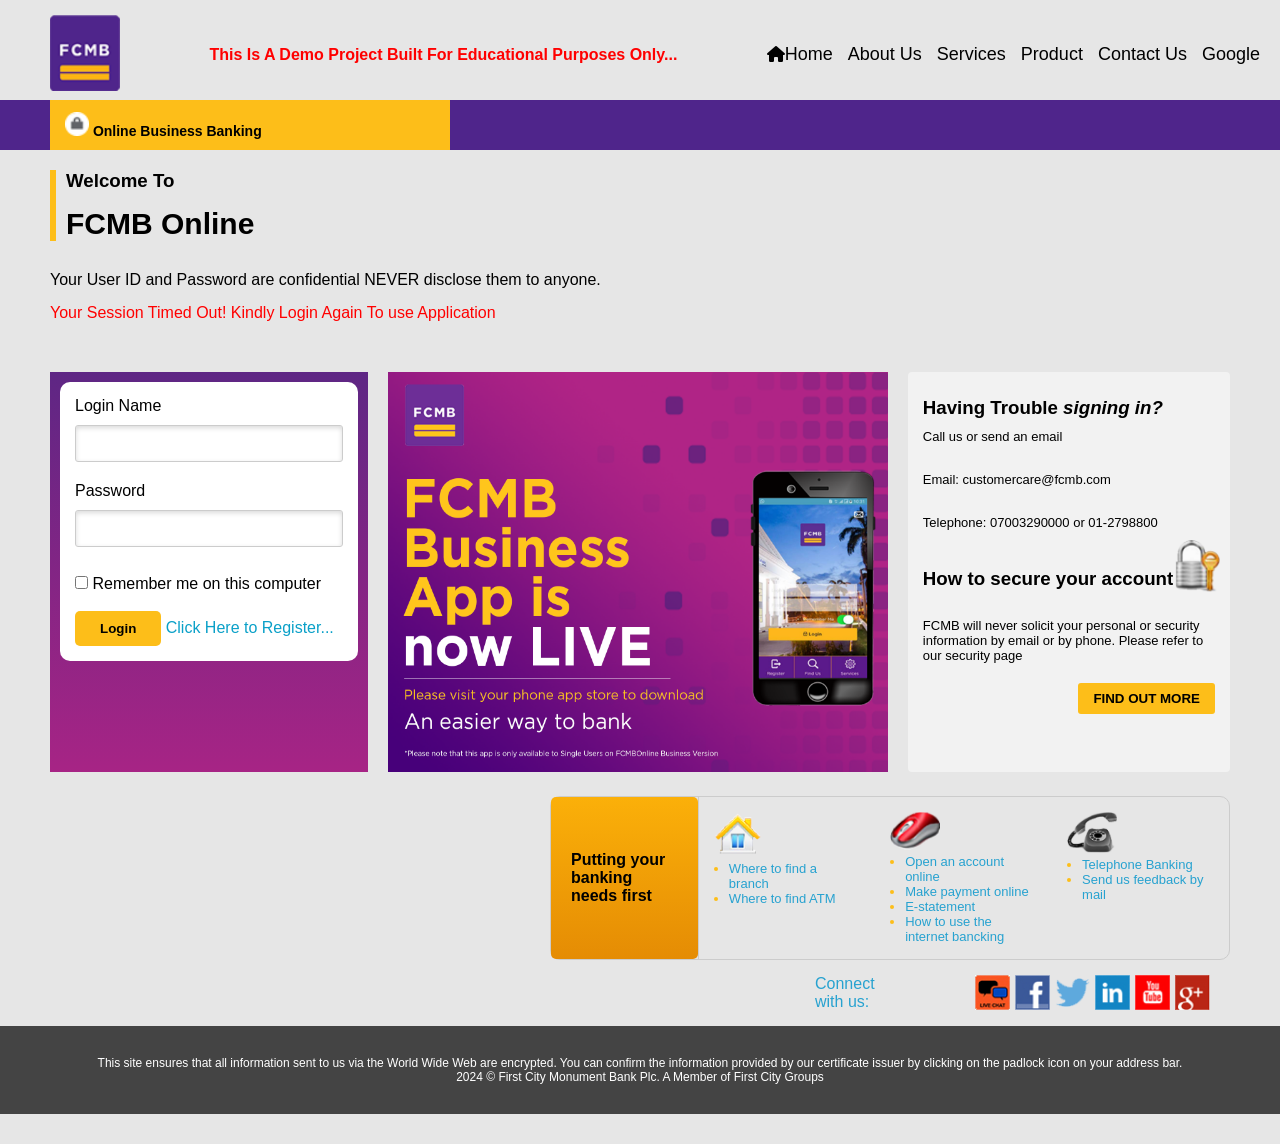
<file: index.html>
<!DOCTYPE html>
<html lang="en">
    <head>
        <meta charset="UTF-8">
        <meta name="viewport" content="width=device-width, initial-scale=1.0">
        <meta name="description" content="FCMB Online Banking">
        <meta name="keywords" content="FCMB, Online Banking, Financial Services">
        <meta name="author" content="CloudNine Technology">
        <meta name="robots" content="index, follow">

        <meta property="og:title" content="FCMB Online Banking">
        <meta property="og:description" content="Access your FCMB account anytime, anywhere with our secure online banking platform.">
        <meta property="og:image" content="images/logo.png">
        <meta property="og:type" content="website">
        <meta property="og:url" content="the link of the project">
        <meta property="card" content="summary_large_image">


        <link rel="icon" type="image/jpg" sizes="32x32" href="images/logo.png">

        <title>FCMB Online Banking | Welcome</title>

        <link rel="stylesheet" type="text/css" href="fcmb.css">

        <link rel="stylesheet"href="https://cdnjs.cloudflare.com/ajax/libs/font-awesome/6.4.0/css/all.min.css"> 

    </head>

    <body>
        
        <div class="container">
            <div class="header">
                <div class="logo">
                    <img src="images/logo.png" alt="FCMB Logo">
                </div>

                <p style="color: red; text-transform: capitalize;"><strong>This is a demo project built for educational purposes only...</strong></p>

                <div class="menu">
                    <ul>
                        <li><i class="fa fa-home" title="Home"></i><a href="index.html">Home</a></li>
                        <li><a href="aboutus.html">About Us</a></li>
                        <li><a href="services.html">Services</a></li>
                        <li><a href="product.html">Product</a></li>
                        <li><a href="contactus.html">Contact Us</a></li>
                        <li><a href="google.html">Google</a></li>
                    </ul>
                </div>
            </div>

            <div class="purpleLine">
                <div class="yellowBar">
                    <p> <img src="images/lock.png" alt="security padlock icon" class="lockIcon">
                        Online Business Banking
                    </p>
                </div>
            </div>

            <div class="welcome">
                <h3>Welcome To</h3>
                <h1>FCMB Online</h1>
            </div>

            <div class="text">
                <p>Your User ID and Password are confidential NEVER disclose them to anyone. </p>
                <p class="red">Your Session Timed Out! Kindly Login Again To use Application</p>
            </div>

            <div class="main">
                <div class="login">
                    <div class="loginForm">
                        <form action="#" method="post">
                            
                            <label for="username">Login Name</label> <br>
                            <input type="text" name="username" required> <br>

                            <label for="password">Password</label> <br>
                            <input type="password" name="password" required> <br>

                            <label class="remember"> <br>
                            <input type="checkbox" name="remember" value="yes"> Remember me on this computer</label> <br> <br>
                        
                            <button type="submit"><strong>Login</strong></button>
                        
                            <a href="#">Click Here to Register...</a>
                        </form>
                    </div>
                </div>
                
                <div class="banner">
                    <img src="images/banner.png" alt="FCMB Mobile Banking Banner">
                </div>
                
                <div class="help">
                    <h3>Having Trouble <em>signing in?</em> </h3>
                    <p>Call us or send an email</p> <br>

                    <p>Email: customercare@fcmb.com</p> <br>
                    <p>Telephone: 07003290000 or 01-2798800 </p> <br> 

                    <h3>How to secure your account</h3> <br> 
                    <p>FCMB will never solicit your personal or security information by email or by phone. 
                        Please refer to our security page
                    </p>

                    <button type="button"><strong>FIND OUT MORE</strong></button>
                
                </div>
            </div>

            <div class="services">
                <div class="serviceBoxYellow">
                    <p>Putting your <br> banking needs first</p>
                </div>

                <div class="serviceBox" id="servicebox">
                    <img src="images/home.png" alt="Branch icon">
                    <ul>
                        <li>Where to find a branch</li>
                        <li>Where to find ATM</li>
                    </ul>
                </div>

                <div class="serviceBox">
                    <img src="images/mouse.png" alt="Online banking icon">
                    <ul>
                        <li>Open an account online</li>
                        <li>Make payment online</li>
                        <li>E-statement</li>
                        <li>How to use the internet bancking</li>
                    </ul>
                </div>

                <div class="serviceBox">
                    <img src="images/phone.png" alt="Telephone banking icon">
                    <ul>
                        <li>Telephone Banking</li>
                        <li>Send us feedback by mail</li>
                    </ul>
                </div>
            </div>

            <div class="socialMedia">
                <p>Connect with us:</p>

                <img src="images/live.jpg" alt="Live email">
                <img src="images/facebook.jpg" alt="Facebook">
                <img src="images/twitter.png" alt="Twitter">
                <img src="images/linkedin.jpg" alt="Linkedin">
                <img src="images/youtube.jpg" alt="Youtube">
                <img src="images/gplus.jpg" alt="Googleplus">
            </div>

            <div class="footer">
                <p>This site ensures that all information sent to us via the World Wide Web are encrypted. 
                    You can confirm the information provided by our certificate issuer by clicking on the padlock icon 
                    on your address bar. <br> 2024 &copy; First City Monument Bank Plc. A Member of First City Groups
                </p>
            </div>

        </div>
    </body>
</html>
</file>
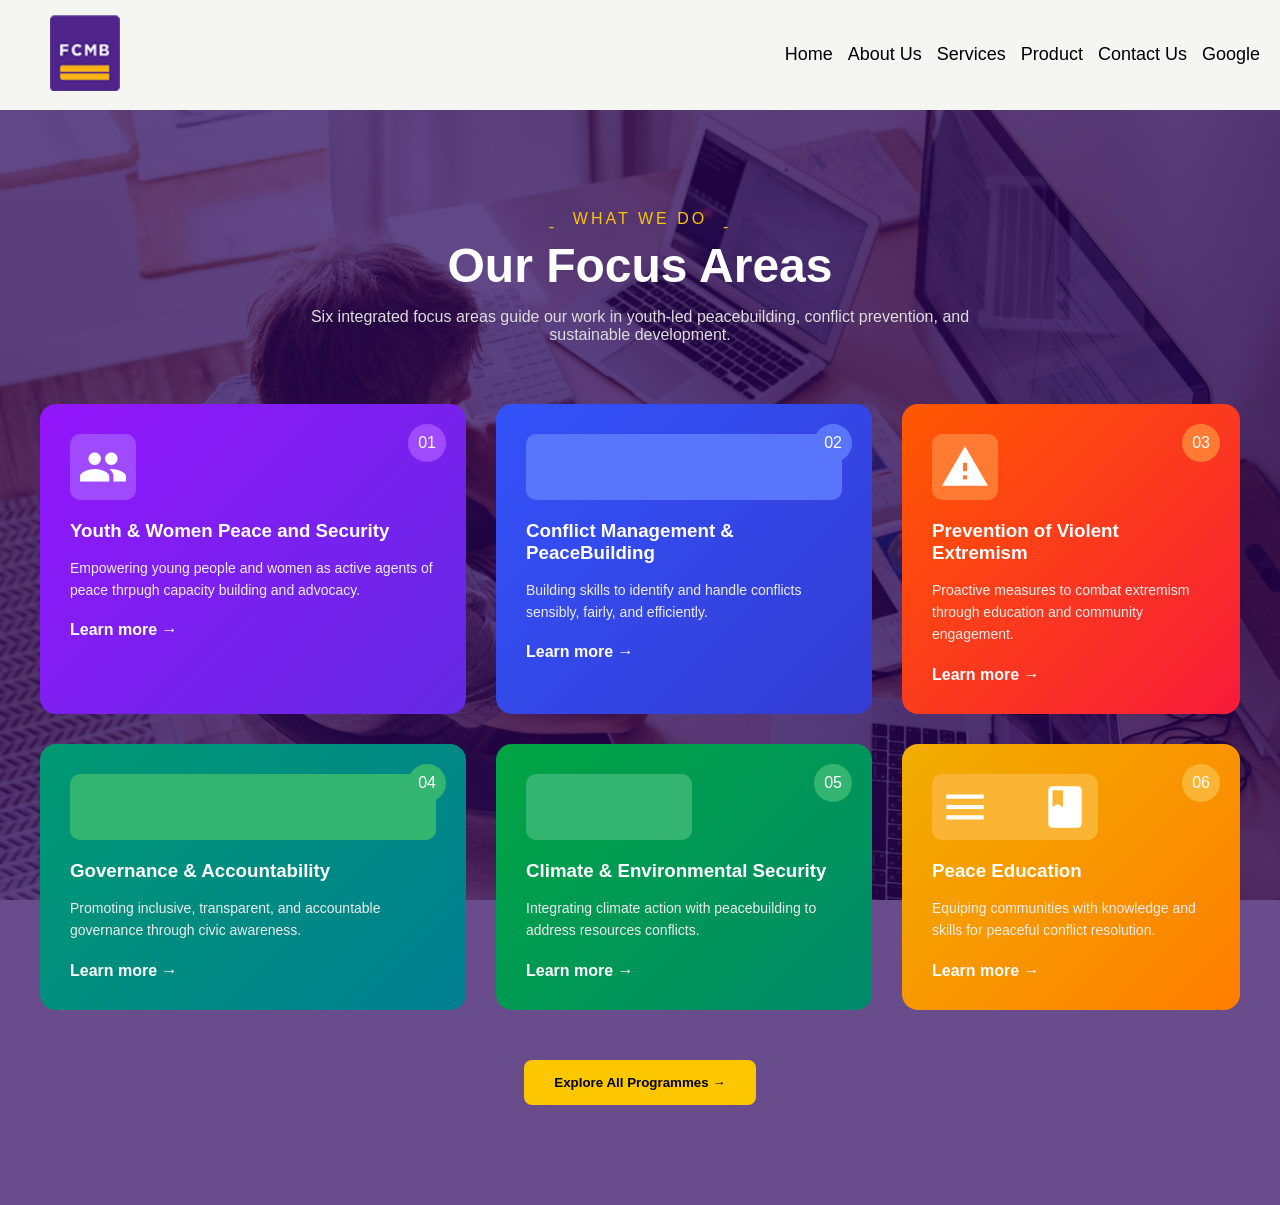
<file: aboutus.html>
<!DOCTYPE html>
<html lang="en">
<head>
    <meta charset="UTF-8">
    <meta name="viewport" content="width=device-width, initial-scale=1.0">
    <title>Focus Section</title>

    <link rel="icon" type="image/jpg" sizes="32x32" href="images/logo.png">

    <link rel="stylesheet" type="text/css" href="aboutus.css">

    <link href="https://fonts.googleapis.com/icon?family=Material+Icons" rel="stylesheet">
</head>
<body>
        <header>
            <div class="container">
                <div class="header">
                    <div class="logo">
                        <img src="images/logo.png" alt="FCMB Logo">
                    </div>

                    <div class="menu">
                        <ul>
                            <li><a href="index.html">Home</a></li>
                            <li><a href="aboutus.html">About Us</a></li>
                            <li><a href="services.html">Services</a></li>
                            <li><a href="product.html">Product</a></li>
                            <li><a href="contactus.html">Contact Us</a></li>
                            <li><a href="google.html">Google</a></li>
                        </ul>
                    </div>
                </div>
            </div>
        </header>

        <section class="focusSection">
            <div class="overlay"></div>

            <div class="containerBox">
                <p class="subtitle"><span class="line">-</span>WHAT WE DO <span class="line">-</span></p>
                <h1>Our Focus Areas</h1>

                <p class="description">
                    Six integrated focus areas guide our work in youth-led peacebuilding, conflict prevention,
                    and sustainable development.
                </p>

                <div class="cards">
                    <div class="cardPurple">
                        <span><i class="material-icons">group</i></span>
                        <span class="number" id="one">01</span>

                        <h3>Youth & Women Peace and Security</h3>

                        <p>
                            Empowering young people and women as active agents of peace thrpugh capacity building
                            and advocacy. 
                        </p>

                        <a href="#">Learn more <span class="arrow">&rarr;</span></a>
                    </div>

                    <div class="cardBlue">
                        <span><i class="material-icons">shield</i></span>
                        <span class="number" id="two">02</span>

                        <h3>Conflict Management & PeaceBuilding</h3>

                        <p>
                            Building skills to identify and handle conflicts sensibly, fairly, and efficiently.
                        </p>

                        <a href="#">Learn more <span class="arrow">&rarr;</span></a>
                    </div>

                    <div class="cardRed">
                        <span><i class="material-icons">warning</i></span>
                        <span class="number" id="three">03</span>

                        <h3>Prevention of Violent Extremism</h3>

                        <p>
                            Proactive measures to combat extremism through education and community engagement.
                        </p>

                        <a href="#">Learn more <span class="arrow">&rarr;</span></a>
                    </div>

                    <div class="cardTeal">
                        <span><i class="material-icons">balance</i></span>
                        <span class="number" id="four">04</span>

                        <h3>Governance & Accountability</h3>

                        <p>
                            Promoting inclusive, transparent, and accountable governance through civic awareness.
                        </p>

                        <a href="#">Learn more <span class="arrow">&rarr;</span></a>
                    </div>

                    <div class="cardGreen">
                        <span><i class="material-icons">eco</i></span>
                        <span class="number" id="five">05</span>

                        <h3>Climate & Environmental Security</h3>

                        <p>
                            Integrating climate action with peacebuilding to address resources conflicts.
                        </p>

                        <a href="#">Learn more <span class="arrow">&rarr;</span></a>
                    </div>

                    <div class="cardYellow">
                        <span><i class="material-icons">menu_book</i></span>
                        <span class="number" id="six">06</span>

                        <h3>Peace Education</h3>

                        <p>
                            Equiping communities with knowledge and skills for peaceful conflict resolution.
                        </p>

                        <a href="#">Learn more <span class="arrow">&rarr;</span></a>
                    </div>
                </div>

                <button class="btn">Explore All Programmes <span class="arrow">&rarr;</span></button>
            </div>
        </section>
    </body>
</html>
</file>
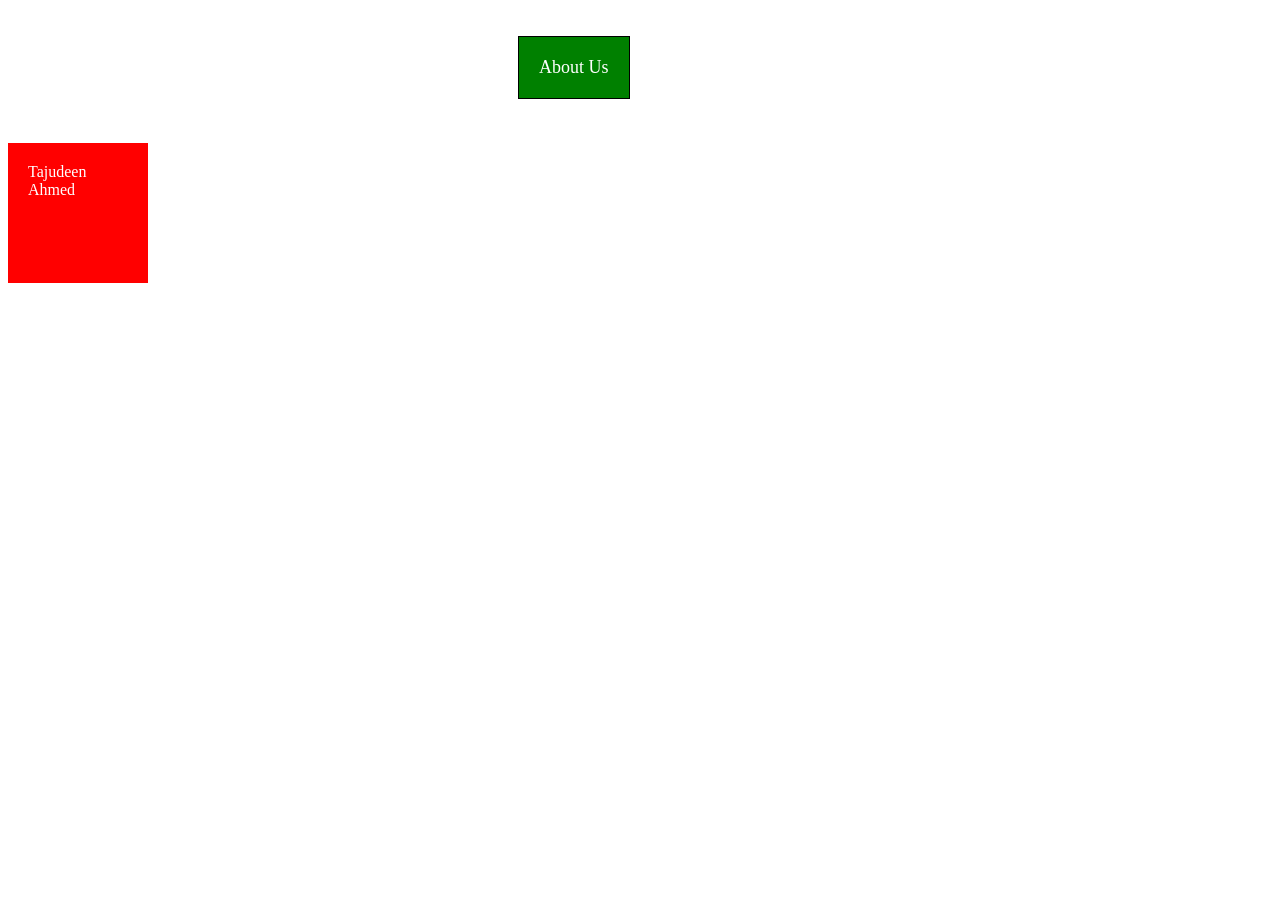
<file: dropdown.html>
<!DOCTYPE html>
<html lang="en">
<head>
    <meta charset="UTF-8">
    <meta name="viewport" content="width=device-width, initial-scale=1.0">
    <title>Dropdown</title>

    <link rel="stylesheet" href="dropdown.css">

</head>
<body>
    <div class="dropdown">
        <p>About Us</p>
        
        <div class="dropdownContent">
            <a href="#">Our Vission</a>
            <a href="#">Our Mission</a>
            <a href="#">Our Team</a>
        </div>
    </div>

    <p class="me">Tajudeen Ahmed</p>
</body>
</html>
</file>
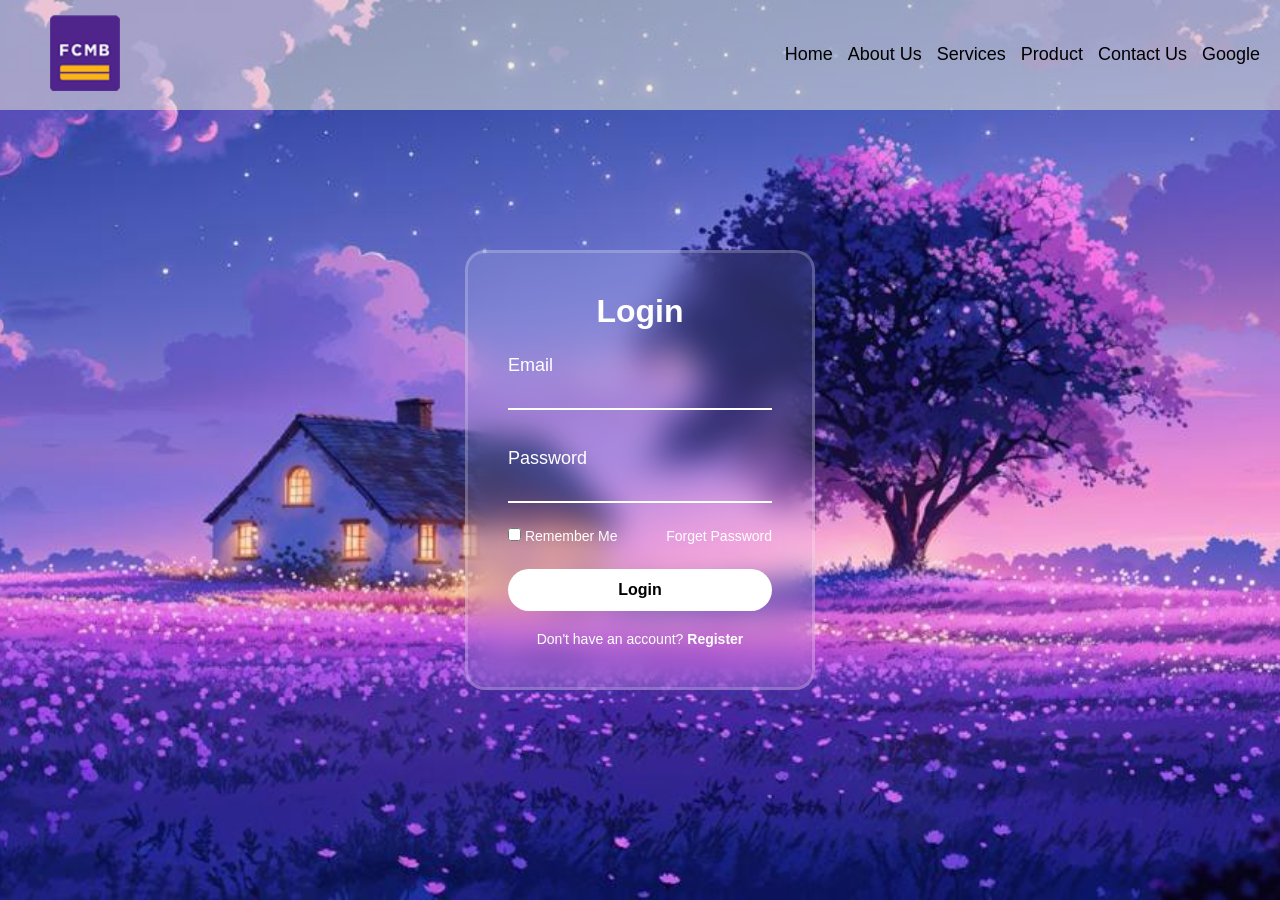
<file: product.html>
<!DOCTYPE html>
<html lang="en">
<head>
    <meta charset="UTF-8">
    <meta name="viewport" content="width=device-width, initial-scale=1.0">
    <title>Our Products</title>

    <link rel="icon" type="image/jpg" sizes="32x32" href="images/logo.png">

    <link rel="stylesheet" type="text/css" href="product.css">
</head>
<body>

        <header>
            <div class="container">
                <div class="header">
                    <div class="logo">
                        <img src="images/logo.png" alt="FCMB Logo">
                    </div>

                    <div class="menu">
                        <ul>
                            <li><a href="index.html">Home</a></li>
                            <li><a href="aboutus.html">About Us</a></li>
                            <li><a href="services.html">Services</a></li>
                            <li><a href="product.html">Product</a></li>
                            <li><a href="contactus.html">Contact Us</a></li>
                            <li><a href="google.html">Google</a></li>
                        </ul>
                    </div>
                </div>
            </div>
        </header>

        <div class="formContainer">
            <form class="loginBox" action="#" method="post">
                <h1>Login</h1>

                <div class="inputBox">
                    <input type="email" name="email" required>
                    <label for="email">Email</label>
                </div> <br>

                <div class="inputBox">
                    <input type="password" name="password" required>
                    <label for="password">Password</label>
                </div>

                <div class="option">
                    <label for="checkbox" class="remember">
                        <input type="checkbox">
                        Remember Me
                    </label>

                    <a href="#">Forget Password</a>

                </div>
                
                <button class="loginBtn">Login</button>
                    
                    <p class="register">
                        Don't have an account? <a href="#">Register</a>
                    </p>
            </form>
        </div>
    </body>
</html>
</file>
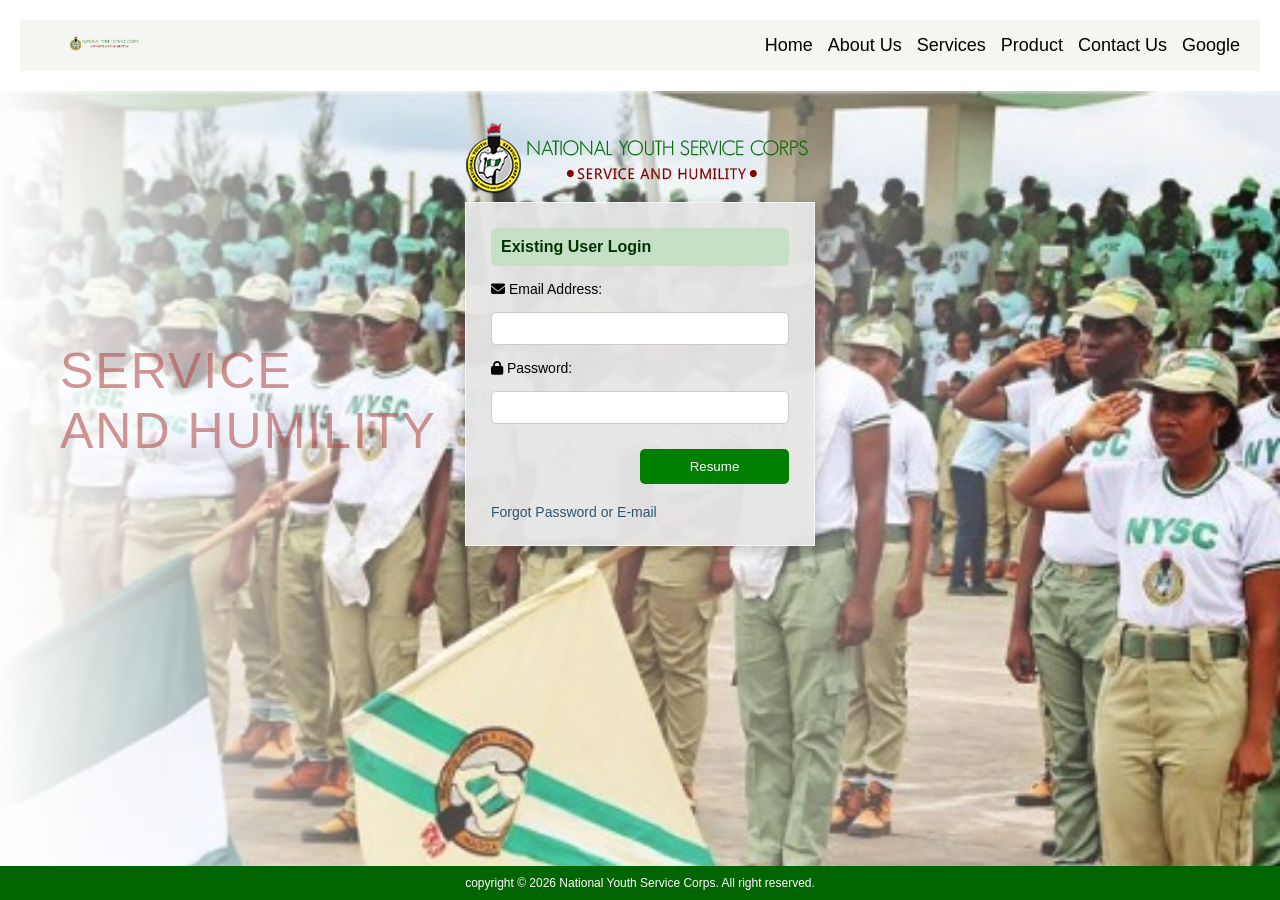
<file: services.html>
<!DOCTYPE html>
<html lang="en">
    <head>
        <meta charset="UTF-8">
        <meta name="viewport" content="width=device-width, initial-scale=1.0">
        <title>National Youth Service Corps</title>

        <link rel="icon" type="image/jpg" sizes="32x32" href="images/nysc.png">

        <link rel="stylesheet" type="text/css" href="service.css">

        <link rel="stylesheet"href="https://cdnjs.cloudflare.com/ajax/libs/font-awesome/6.4.0/css/all.min.css">
    </head>
    
    <body>
        <header>
            <div class="container">
                <div class="header">
                    <div class="logo">
                        <img src="images/banner1.png" alt="Logo">
                    </div>

                    <div class="menu">
                        <ul>
                            <li><a href="index.html">Home</a></li>
                            <li><a href="aboutus.html">About Us</a></li>
                            <li><a href="services.html">Services</a></li>
                            <li><a href="product.html">Product</a></li>
                            <li><a href="contactus.html">Contact Us</a></li>
                            <li><a href="google.html">Google</a></li>
                        </ul>
                    </div>
                </div>
            </div>
        </header>

        <div class="hero">

            <div class="slide1">
                <div class="overlay"></div>
                <div class="sideText">
                    NYSC <br> INTEGRATED <br> SYSTEM
                </div>
            </div>

            <div class="slide2">
                <div class="overlay"></div>
                <div class="sideText">
                    SERVICE <br> AND HUMILITY
                </div>
            </div>
        </div>

        <div class="top">
            <img src="images/banner1.png" alt="logo">
            
            <div class="loginBox">
                <div class="title">Existing User Login</div>

                <form>
                    <label><i class="fa-solid fa-envelope"></i> Email Address:</label>
                    <input type="email" required>

                    <label><i class="fa-solid fa-lock"></i> Password:</label>
                    <input type="password" required>

                    <button type="submit">Resume</button>
                </form>

                <a href="#">Forgot Password or E-mail</a>
            </div>
        </div>

        <footer class="footer">
            copyright &copy; 2026 National Youth Service Corps. All right reserved.
        </footer>

    </body>
</html>
</file>
<file: fcmb.css>
* {
    margin: 0;
    padding: 0;
    box-sizing: border-box;
    font-family: Arial, Helvetica, sans-serif;
}
body {
    background: #e6e6e6;
}

.container {
    width: 100%;
    margin: auto;
}

.header {
    display: flex;
    justify-content: space-between;
    align-items: center;
    padding: 15px 0;
}

.logo img {
    width: 70px;
    margin-left: 50px;
}

.menu ul {
    list-style: none;
    display: flex;
    gap: 15px;
    margin-right: 20px;
}

.menu a {
    text-decoration: none;
    color: black;
    font-size: 18px;
}

.menu a:link {
    text-decoration: none;
    color: black;
    font-size: 18px;
}

.menu a:visited {
    color: #666;
}

.menu a:hover {
    color: #4F258B;
    border-bottom: 2px solid purple;
}

.menu a:active {
    color: #FDBE19;
}

.purpleLine {
    height: 50px;
    background: #4F258B;
    display: flex;
    align-items: center;
    margin-top: -10px;
}

.yellowBar {
    background: #FDBE19;
    padding: 5px 15px;
    margin-left: 50px;
    height: 50px;
    width: 400px;
}

.yellowBar p {
    font-size: 14px;
    font-weight: bold;
    margin-top: 7px;
}

.lockIcon {
    width: 24px;
}

.welcome {
    margin: 50px;
    margin-top: 20px;
    border-left: 6px solid #FDBE19;
    padding: 0px 10px;
}

.welcome h3 {
    margin-bottom: 15px;
}

.welcome h1 {
    font-size: 30px;
}

.text {
    margin: 50px;
    margin-top: -20px;
}

.red {
    margin-top: 15px;
    color: red;
}

.main {
    display: flex;
    gap: 20px;
    margin: 50px;
}

.login {
    background: linear-gradient(#5E2684, #A72485);
    padding: 10px;
    width: 550px;
    height: 400px;
}

.loginForm {
    background: white;
    padding: 15px;
    border-radius: 10px;
    margin-bottom: 80px;
}

.loginForm label {
    font-weight: 500;
}

.loginForm input[type="text"],
.loginForm input[type="password"] {
    width: 100%;
    padding: 10px;
    margin: 10px 0;
    border-radius: 3px;
    border: 1px solid #ccc;
    box-shadow: inset 0 2px 5px rgba(0, 0, 0, 0.15);
}

.loginForm input[type="text"] {
    margin-bottom: 20px;
}

.loginForm button {
    background: #FDBE19;
    border: none;
    padding: 10px 25px;
    cursor: pointer;
    border-radius: 5px;
}

.loginForm button:hover {
    color: white;
}

.loginForm a {
    text-decoration: none;
    color: #0aa0c8;
}

.banner img {
    width: 500px;
    height: 400px;
}

.help {
    background: #f2f2f2;
    padding: 15px;
    border-radius: 4px;
    width: 550px;
    height: 400px;
    background-image: url("images/pad.png");
    background-repeat: no-repeat;
    background-position: right 10px bottom 180px;
    background-size: 45px;
}

.help h3 {
    margin-top: 10px;
    margin-bottom: 10px;
}

.help p {
    margin-bottom: 10px;
    font-size: 13px;
}

.help button {
    margin-top: 10px;
    background: #FDBE19;
    border: none;
    border-radius: 3px;
    padding: 8px 15px;
    cursor: pointer;
    float: right;
}

.help button:hover {
    color: white;
}

.services {
    margin-top: -30px;
    display: flex;
    border: 1px solid #ccc;
    margin-left: 550px;
    margin-right: 50px;
    border-radius: 10px;
    padding-left: 100px;
}

.serviceBoxYellow {
    background: linear-gradient(#FBB009, #E58C04);
    padding: 20px;
    width: 200px;
    display: flex;
    align-items: center;
    font-weight: bold;
    border-radius: 5px;
    margin-left: -100px;
}

.serviceBox {
    padding: 15px;
    width: 250px;
}

#servicebox {
    border-left: 1px solid #ccc;
}

.serviceBox img {
    width: 50px;
    margin-bottom: 10px;
}

.serviceBox ul {
    margin-left: 15px;
    font-size: 13px;
    color: #27A2D0;
    margin-top: -10px;
    cursor: pointer;
}

.serviceBox ul li::marker {
    color: #FDBE19;
}

.socialMedia {
    display: flex;
    align-items: center;
    padding: 15px;
    margin-left: 800px;
    margin-right: 90px;
}

.socialMedia p {
    margin-right: 100px;
    color: #27A2D0;
}

.socialMedia img {
    width: 35px;
    margin-right: 5px;
}

.footer {
    background: #444;
    color: white;
    font-size: 12px;
    text-align: center;
    padding: 30px;
    margin-bottom: 30px;
}
</file>
<file: aboutus.css>
* {
    margin: 0;
    padding: 0;
    box-sizing: border-box;
    font-family: Arial, Helvetica, sans-serif;
}

body {
    color: white;
}

.container {
    width: 100%;
    margin: auto;
}

.header {
    display: flex;
    justify-content: space-between;
    align-items: center;
    padding: 15px 0;
    background-color: rgba(241, 241, 235, 0.685);
}

.logo img {
    width: 70px;
    margin-left: 50px;
}

.menu ul {
    list-style: none;
    display: flex;
    gap: 15px;
    margin-right: 20px;
}

.menu a {
    text-decoration: none;
    color: black;
    font-size: 18px;
}

.menu a:link {
    text-decoration: none;
    color: black;
    font-size: 18px;
}

.menu a:visited {
    color: #666;
}

.menu a:hover {
    color: #4F258B;
    border-bottom: 2px solid purple;
}

.menu a:active {
    color: #FDBE19;
}

.focusSection {
    position: relative;
    background: url("images/bg.jpg") center/cover;
    background-repeat: no-repeat;
    background-attachment: fixed;
    padding: 100px 0;
}

.overlay {
    position: absolute;
    top: 0;
    left: 0;
    width: 100%;
    height: 100%;
    background: rgba(40, 0, 90, 0.7);
    z-index: 0;
}

.containerBox {
    width: 1200px;
    margin: auto;
    text-align: center;
    position: relative;
    z-index: 1;
}

.subtitle {
    color: #FCC30B;
    letter-spacing: 3px;
    margin-bottom: 10px;
    display: flex;
    align-items: center;
    justify-content: center;
    gap: 15px;
}

.line {
    width: 10px;
    height: 2px;
}

/* .subtitle::before,
.subtitle::after {
    content: "";
    width: 40px;
    height: 5px;
    background: #FCC30B;
    display: block;
} */

h1 {
    font-size: 48px;
    margin-bottom: 15px;
}


.description {
    max-width: 700px;
    margin: auto;
    margin-bottom: 60px;
    color: #ddd;
}

.cards {
    display: grid;
    grid-template-columns:repeat(3,1fr);
    gap: 30px;
}

/* Purple card  */

.cardPurple {
    padding: 30px;
    border-radius: 16px;
    text-align: left;
    position: relative;
    min-height: 250px;
    transition: 0.3s;
    background: linear-gradient(135deg, #9316FB, #632AE4);
    cursor: pointer;
}

.cardPurple h3 {
    margin-bottom: 15px;
}

.cardPurple p {
    font-size: 14px;
    line-height: 1.6;
    margin-bottom: 20px;
    color: #eee;
}

.cardPurple a {
    color: white;
    text-decoration: none;
    font-weight: bold;
}

.cardPurple i {
    background: #9F4BFD;
}

#one {
    background: #9F4BFD;
}

.cardPurple:hover {
    transform: scale(1.04);
}

.cardPurple:hover .arrow {
    transform: translateX(10px);
}


/* Blue card  */

.cardBlue {
    padding: 30px;
    border-radius: 16px;
    text-align: left;
    position: relative;
    min-height: 250px;
    transition: 0.3s;
    background: linear-gradient(135deg, #3352FA, #343CD3);
    cursor: pointer;
}

.cardBlue h3 {
    margin-bottom: 15px;
}

.cardBlue p {
    font-size: 14px;
    line-height: 1.6;
    margin-bottom: 20px;
    color: #eee;
}

.cardBlue a {
    color: white;
    text-decoration: none;
    font-weight: bold;
}

.cardBlue i {
    background: #5976FB;
}

#two {
    background: #5976FB;
}

.cardBlue:hover {
    transform: scale(1.04);
}

.cardBlue:hover .arrow {
    transform: translateX(10px);
}


/* Red Card  */

.cardRed {
    padding: 30px;
    border-radius: 16px;
    text-align: left;
    position: relative;
    min-height: 250px;
    transition: 0.3s;
    background: linear-gradient(135deg, #FF5900, #F71B3A);
    cursor: pointer;
}

.cardRed h3 {
    margin-bottom: 15px;
}

.cardRed p {
    font-size: 14px;
    line-height: 1.6;
    margin-bottom: 20px;
    color: #eee;
}

.cardRed a {
    color: white;
    text-decoration: none;
    font-weight: bold;
}

.cardRed i {
    background: #FF7A33;
}

#three {
    background: #FF7A33;
}
.cardRed:hover {
    transform: scale(1.04);
}

.cardRed:hover .arrow {
    transform: translateX(10px);
}


/* Teal card  */

.cardTeal {
    padding: 30px;
    border-radius: 16px;
    text-align: left;
    position: relative;
    min-height: 250px;
    transition: 0.3s;
    background: linear-gradient(135deg, #009971, #007F92);
    cursor: pointer;
}

.cardTeal h3 {
    margin-bottom: 15px;
}

.cardTeal p {
    font-size: 14px;
    line-height: 1.6;
    margin-bottom: 20px;
    color: #eee;
}

.cardTeal a {
    color: white;
    text-decoration: none;
    font-weight: bold;
}

.cardTeal i {
    background: #33B471;
}

#four {
    background: #33B471;
}

.cardTeal:hover {
    transform: scale(1.04);
}

.cardTeal:hover .arrow {
    transform: translateX(10px);
}


/* Green Card  */

.cardGreen {
    padding: 30px;
    border-radius: 16px;
    text-align: left;
    position: relative;
    min-height: 250px;
    transition: 0.3s;
    background: linear-gradient(135deg, #00A542, #008A6B);
    cursor: pointer;
}

.cardGreen h3 {
    margin-bottom: 15px;
}

.cardGreen p {
    font-size: 14px;
    line-height: 1.6;
    margin-bottom: 20px;
    color: #eee;
}

.cardGreen a {
    color: white;
    text-decoration: none;
    font-weight: bold;
}

.cardGreen i {
    background: #33B571;
}

#five {
    background: #33B571;
}

.cardGreen:hover {
    transform: scale(1.04);
}

.cardGreen:hover .arrow {
    transform: translateX(10px);
}


/* Yellow card  */

.cardYellow {
    padding: 30px;
    border-radius: 16px;
    text-align: left;
    position: relative;
    min-height: 250px;
    transition: 0.3s;
    background: linear-gradient(135deg, #F1AE00, #FF7E00);
    cursor: pointer;
}

.cardYellow h3 {
    margin-bottom: 15px;
}

.cardYellow p {
    font-size: 14px;
    line-height: 1.6;
    margin-bottom: 20px;
    color: #eee;
}

.cardYellow a {
    color: white;
    text-decoration: none;
    font-weight: bold;
}

.cardYellow i {
    background: #FBB433;
}

#six {
    background: #FBB433;
}

.cardYellow:hover {
    transform: scale(1.04);
}

.cardYellow:hover .arrow {
    transform: translateX(10px);
}

.material-icons {
    margin-bottom: 20px;
    font-size: 50px !important;
    padding: 8px;
    border-radius: 10px;
}

.number {
    position: absolute;
    top: 20px;
    right: 20px;
    border-radius: 50%;
    padding: 10px;
}

/* Explore BTN  */

.btn {
    margin-top: 50px;
    padding: 15px 30px;
    border: none;
    border-radius: 8px;
    background: #FDC700;
    color: black;
    font-weight: bold;
    cursor: pointer;
}

.arrow {
    display: inline-block;
    transition: 0.3s;
}

.btn:hover .arrow {
    transform: translateX(10px);
}
</file>
<file: dropdown.css>
.dropdown {
        position: relative;
        display: inline-block;
        padding: 10px;
        left: 500px;
        
}

.dropdown p {
        background: green;
        border: 1px solid black;
        color: white;
        padding: 20px;
        font-size: 18px;
        font-weight: 400;
        text-align: center;
        cursor: pointer;
        animation-name: display;
        animation-duration: 10s;
        animation-timing-function: ease;
        animation-iteration-count: infinite;
}

.dropdown a {
        display: inline-block;
        text-decoration: none;
        padding: 10px;
}

.dropdownContent {
        display: none;
        position: absolute;
}

.dropdown:hover .dropdownContent {
        display: block;
}


@keyframes display {
        0% {
            background: yellow;
            color: white;
        }

        25% {
            background: blue;
            color: white;
        }

        50% {
            background: red;
            color: white;
        }

        75% {
            background: green;
            color: white;
        }

        100% {
            background: purple;
            color: white;
        }

}

.me {
    background: red;
    color: white;
    width: 100px;
    height: 100px;
    padding: 20px;
    transition: width 2s ease 1s, height 2s, border-radius 2s;
}

.me:hover {
    width: 500px;
    height: 300px;
    border-radius: 50px;
}
</file>
<file: product.css>
* {
    margin: 0;
    padding: 0;
    box-sizing: border-box;
    font-family: Arial, Helvetica, sans-serif;
}

body {
    min-height: 100vh;

    background-image: url("images/background.jpeg");
    background-size: cover;
    background-position: center;
}
.container {
    width: 100%;
    margin: auto;
}

.header {
    display: flex;
    justify-content: space-between;
    align-items: center;
    padding: 15px 0;
    background: rgba(245, 245, 220, 0.502);
}

.logo img {
    width: 70px;
    margin-left: 50px;
}

.menu ul {
    list-style: none;
    display: flex;
    gap: 15px;
    margin-right: 20px;
}

.menu a {
    text-decoration: none;
    color: black;
    font-size: 18px;
}

.menu a:link {
    text-decoration: none;
    color: black;
    font-size: 18px;
}

.menu a:visited {
    color: #666;
}

.menu a:hover {
    color: #4F258B;
    border-bottom: 2px solid purple;
}

.menu a:active {
    color: #FDBE19;
}



.formContainer {
    display: flex;
    justify-content: center;
    align-items: center;

    width: 100%;
    min-height: 80vh;
}


.loginBox {
    width: 350px;
    padding: 40px;

    background: rgba(255, 255, 255, 0.1);
    border-radius: 20px;

    -webkit-backdrop-filter: blur(15px);
    backdrop-filter:blur(15px);

    border: 3px solid rgba(255, 255, 255, 0.2);

    color: white;
    text-align: center;
}

.loginBox h1 {
    margin-bottom: 30px;
}

.inputBox {
    position: relative;
    margin-bottom: 25px;
}

.inputBox input {
    width: 100%;
    padding: 15px 0;

    background: transparent;
    border: none;
    border-bottom: 2px solid white;

    outline: none;
    color: white;
    font-size: 16px;
}

.inputBox label {
    position: absolute;
    top: -5px;
    left: 0;
    font-size: 18px;
    color: white;
}

.option {
    display: flex;
    justify-content: space-between;
    align-items: center;
    font-size: 14px;
    font-weight: 500;
    margin-bottom: 25px;
}

.option a {
    color: white;
    text-decoration: none;
}

.loginBtn {
    width: 100%;
    padding: 12px;

    background: white;
    color: black;

    border: none;
    border-radius: 30px;

    font-size: 16px;
    font-weight: bold;
    cursor: pointer;
}

.register{
    margin-top: 20px;
    font-size: 14px;
}

.register a {
    color: white;
    text-decoration: none;
    font-weight: bold;
}
</file>
<file: service.css>
* {
    margin: 0;
    padding: 0;
    box-sizing: border-box;
    font-family: Arial, Helvetica, sans-serif;
}

body {
    height: 100vh;
}

.container {
    width: 100%;
    margin: auto;
    padding: 20px;
}

.header {
    display: flex;
    justify-content: space-between;
    align-items: center;
    padding: 15px 0;
    background-color: rgba(241, 241, 235, 0.685);
}

.logo img {
    width: 70px;
    margin-left: 50px;
}

.menu ul {
    list-style: none;
    display: flex;
    gap: 15px;
    margin-right: 20px;
}

.menu a {
    text-decoration: none;
    color: black;
    font-size: 18px;
}

.menu a:link {
    text-decoration: none;
    color: black;
    font-size: 18px;
}

.menu a:visited {
    color: #666;
}

.menu a:hover {
    color: #4F258B;
    border-bottom: 2px solid purple;
}

.menu a:active {
    color: #FDBE19;
}

.hero {
    position: fixed;
    width: 100%;
    height: 100%;
}

.slide1 {
    position: absolute;
    width: 100%;
    height: 100%;
    background: url("images/bgImage1.jpeg") no-repeat center/cover;
    animation: fade1 12s ease-in-out, infinite;
}

.slide2 {
    position: absolute;
    width: 100%;
    height: 100%;
    background: url("images/bgimage2.jpeg") no-repeat center/cover;
    animation: fade2 12s infinite;
}

/* Animation  */
@keyframes fade1 {
    0% { opacity: 1; }
    45% { opacity: 1; }
    55% { opacity: 0; }
    100% { opacity: 0; }
}

@keyframes fade2 {
    0% { opacity: 0; }
    45% { opacity: 0; }
    55% { opacity: 1; }
    100% { opacity: 1; }
}

.overlay {
    position: absolute;
    width: 100%;
    height: 100%;
    background: linear-gradient(
        to right,
        rgba(255, 255, 255, 0.99),
        rgba(255, 255, 255, 0.20),
        rgba(255, 255, 255, 0.30),
        transparent
    );
}

.sideText {
position: absolute;
left: 60px;
top: 250px;
font-size: 50px;
color: rgba(180, 80, 80, 0.6);
letter-spacing: 2px;
line-height: 1.2;
}
.top {
    position: absolute;
    top: 120px;
    left: 50%;
    transform: translateX(-50%);
    z-index: 10;
}

.loginBox {
    width: 350px;
    background: rgba(230, 230, 230, 0.95);    
    padding: 25px;
    box-shadow: 0 5px 15px rgba(0, 0, 0, 0.2);
    border: 1px solid rgba(255, 255, 255, 0.6);
    z-index: 10;
    text-align: left;
}

.title {
    background: #C6DFC7;
    padding: 10px;
    border-radius: 6px;
    margin-bottom: 15px;
    font-weight: bold;
    color: #003300;
}

.loginBox label {
    font-size: 14px;
    display: block;
    margin-top: 15px;
}

.loginBox input {
    width: 100%;
    padding: 8px;
    margin-top: 15px;
    border: 1px solid #ccc;
    border-radius: 5px;
    transition: 0.3s;
    outline: none;
}

.loginBox input:focus {
    border-color: rgb(0, 128, 124);
    box-shadow: 0 0 5px rgba(0,128,0, 0.5);
} 

.loginBox button {
    display: block;
    width: 50%;
    margin-top: 25px;
    margin-left:50%;
    padding: 10px;
    background: green;
    color: white;
    border: none;
    border-radius: 5px;
    cursor: pointer;
    transition: 0.3s;
}

.loginBox button:hover {
    background: darkgreen;
}

.loginBox  a {
    display: block;
    margin-top: 20px;
    font-size: 14px;
    color: #2F556D;
    text-decoration: none;
}

.loginBox a:hover {
    text-decoration: underline;
}

footer {
    position: absolute;
    bottom: 0;
    width: 100%;
    background: darkgreen;
    color: white;
    text-align: center;
    padding: 10px;
    font-size: 12px;
    z-index: 10;
}
</file>
